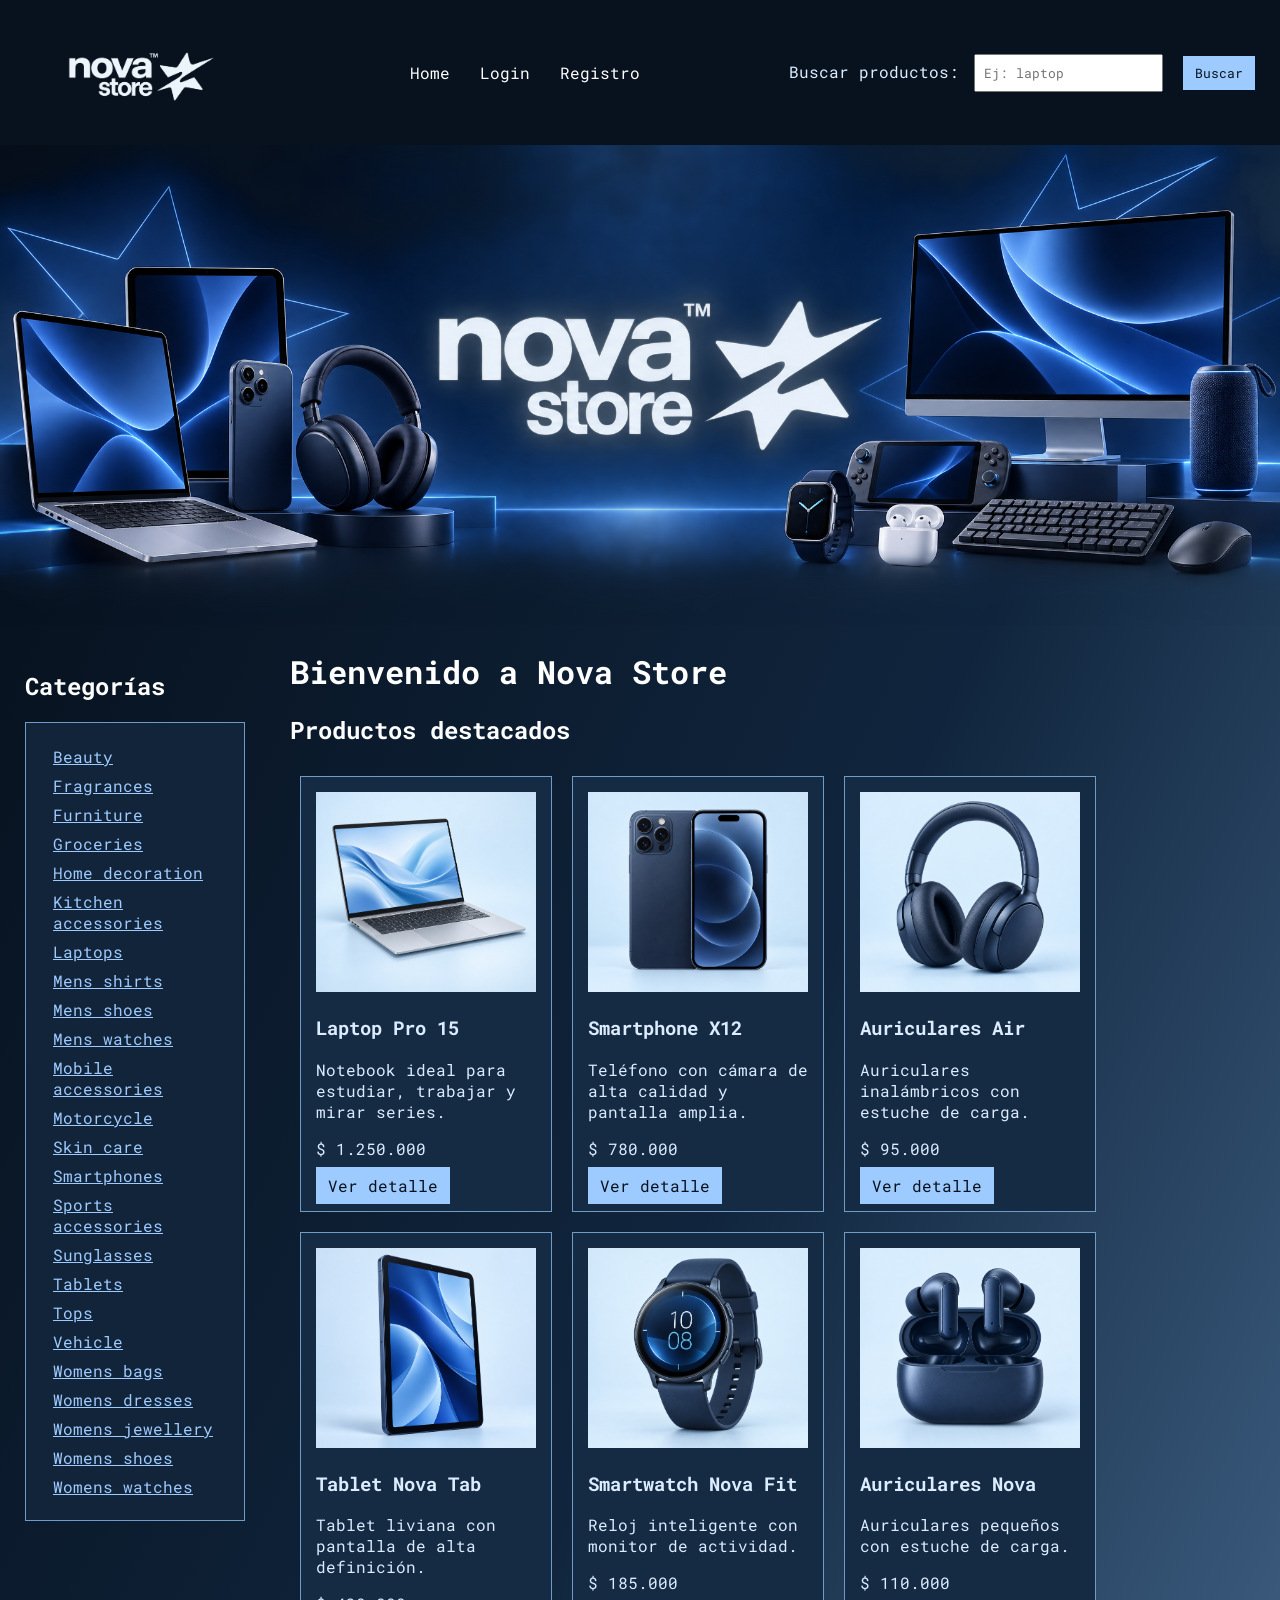
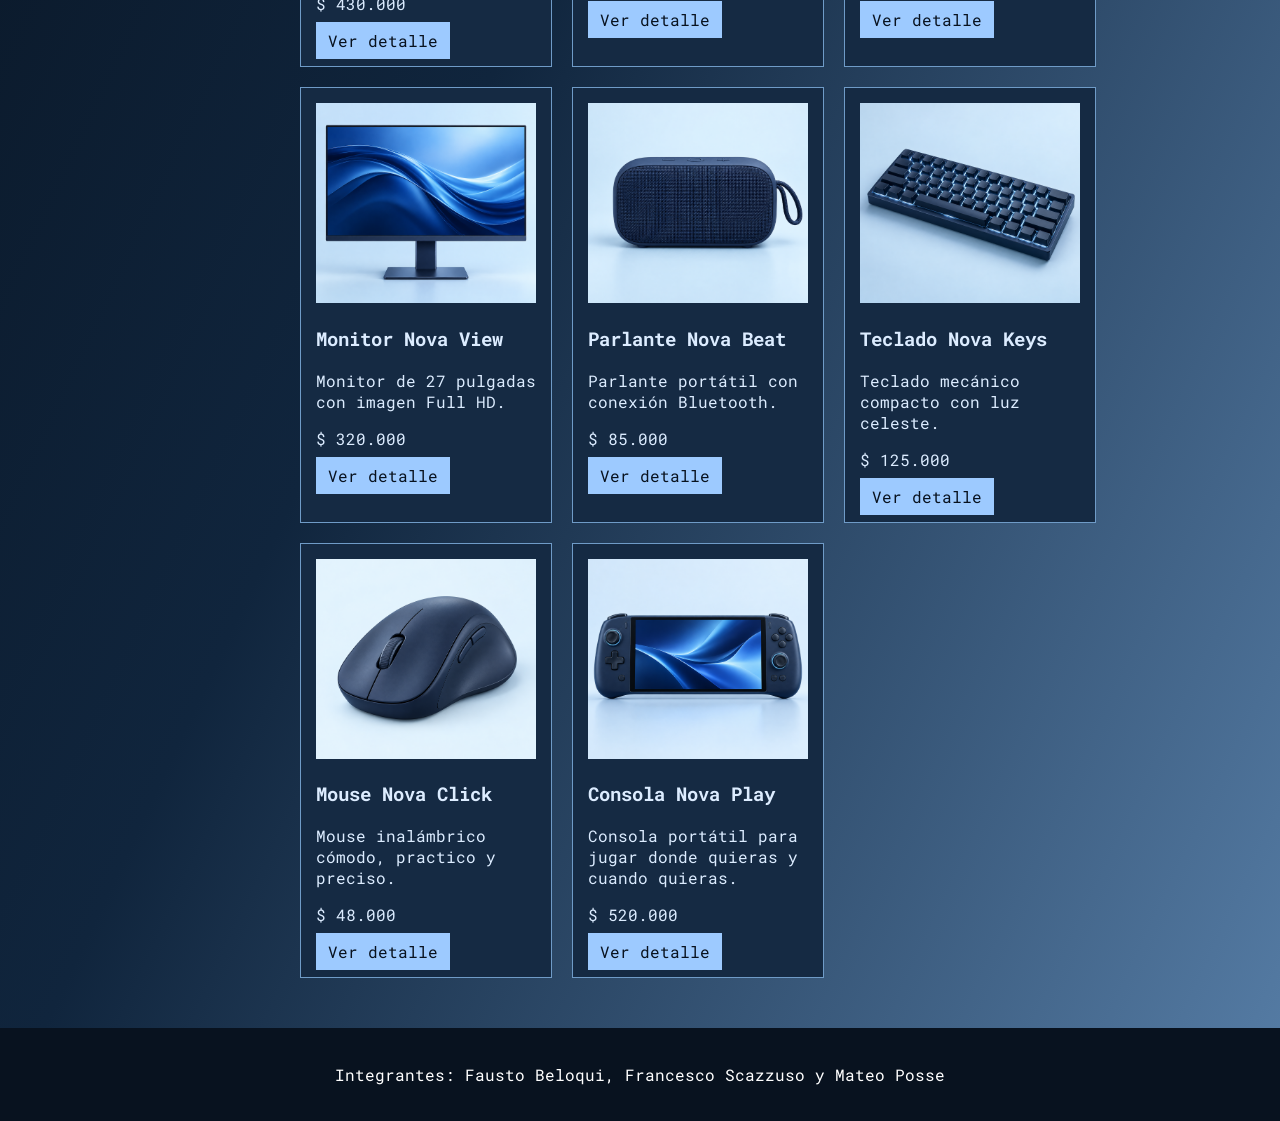
<file: WEB/index.html>
<!DOCTYPE html>
<html lang="es">

<head>
    <meta charset="UTF-8">
    <meta name="viewport" content="width=device-width, initial-scale=1.0">
    <link rel="preconnect" href="https://fonts.googleapis.com">
    <link rel="preconnect" href="https://fonts.gstatic.com" crossorigin>
    <link
        href="https://fonts.googleapis.com/css2?family=Noto+Sans:ital,wght@0,100..900;1,100..900&amp;family=Roboto+Mono:ital,wght@0,100..700;1,100..700&amp;display=swap"
        rel="stylesheet">
    <link rel="stylesheet" href="../CSS/style.css">
    <title>Nova Store - Inicio</title>
</head>

<body>
    <header>
        <a href="index.html"><img class="logo" src="images/nova-store-logo.png" alt="Nova Store"></a>

        <nav>
            <a href="index.html">Home</a>
            <a href="login.html">Login</a>
            <a href="register.html">Registro</a>
        </nav>

        <form action="search-results.html" method="get">
            <label for="buscador">Buscar productos:</label>
            <input type="text" id="buscador" name="busqueda" placeholder="Ej: laptop">
            <button type="submit">Buscar</button>
        </form>

    </header>

    <section class="banner">
        <img src="images/banner-nova-store.png" alt="Nova Store">
    </section>

    <nav class="categorias">
        <h2>Categorías</h2>
        <ul>
            <li><a href="category.html">Beauty</a></li>
            <li><a href="category.html">Fragrances</a></li>
            <li><a href="category.html">Furniture</a></li>
            <li><a href="category.html">Groceries</a></li>
            <li><a href="category.html">Home decoration</a></li>
            <li><a href="category.html">Kitchen accessories</a></li>
            <li><a href="category.html">Laptops</a></li>
            <li><a href="category.html">Mens shirts</a></li>
            <li><a href="category.html">Mens shoes</a></li>
            <li><a href="category.html">Mens watches</a></li>
            <li><a href="category.html">Mobile accessories</a></li>
            <li><a href="category.html">Motorcycle</a></li>
            <li><a href="category.html">Skin care</a></li>
            <li><a href="category.html">Smartphones</a></li>
            <li><a href="category.html">Sports accessories</a></li>
            <li><a href="category.html">Sunglasses</a></li>
            <li><a href="category.html">Tablets</a></li>
            <li><a href="category.html">Tops</a></li>
            <li><a href="category.html">Vehicle</a></li>
            <li><a href="category.html">Womens bags</a></li>
            <li><a href="category.html">Womens dresses</a></li>
            <li><a href="category.html">Womens jewellery</a></li>
            <li><a href="category.html">Womens shoes</a></li>
            <li><a href="category.html">Womens watches</a></li>
        </ul>
    </nav>

    <main>
        <h1>Bienvenido a Nova Store</h1>

        <h2>Productos destacados</h2>
        <section class="productos">
            <article>
                <img src="images/laptop-nova.png" alt="Laptop plateada">
                <h3>Laptop Pro 15</h3>
                <p>Notebook ideal para estudiar, trabajar y mirar series.</p>
                <p>$ 1.250.000</p>
                <a href="product.html">Ver detalle</a>
            </article>
            <article>
                <img src="images/smartphone-nova.png" alt="Smartphone azul">
                <h3>Smartphone X12</h3>
                <p>Teléfono con cámara de alta calidad y pantalla amplia.</p>
                <p>$ 780.000</p>
                <a href="product.html">Ver detalle</a>
            </article>
            <article>
                <img src="images/auriculares-nova.png" alt="Auriculares inalámbricos">
                <h3>Auriculares Air </h3>
                <p>Auriculares inalámbricos con estuche de carga.</p>
                <p>$ 95.000</p>
                <a href="product.html">Ver detalle</a>
            </article>
            <article>
                <img src="images/tablet-nova.png" alt="Tablet Nova Tab">
                <h3>Tablet Nova Tab</h3>
                <p>Tablet liviana con pantalla de alta definición.</p>
                <p>$ 430.000</p>
                <a href="product.html">Ver detalle</a>
            </article>
            <article>
                <img src="images/smartwatch-nova.png" alt="Smartwatch Nova Fit">
                <h3>Smartwatch Nova Fit</h3>
                <p>Reloj inteligente con monitor de actividad.</p>
                <p>$ 185.000</p>
                <a href="product.html">Ver detalle</a>
            </article>
            <article>
                <img src="images/auriculares-buds.png" alt="Auriculares Nova Buds">
                <h3>Auriculares Nova</h3>
                <p>Auriculares pequeños con estuche de carga.</p>
                <p>$ 110.000</p>
                <a href="product.html">Ver detalle</a>
            </article>
            <article>
                <img src="images/monitor-nova.png" alt="Monitor Nova View">
                <h3>Monitor Nova View</h3>
                <p>Monitor de 27 pulgadas con imagen Full HD.</p>
                <p>$ 320.000</p>
                <a href="product.html">Ver detalle</a>
            </article>
            <article>
                <img src="images/parlante-nova.png" alt="Parlante Nova Beat">
                <h3>Parlante Nova Beat</h3>
                <p>Parlante portátil con conexión Bluetooth.</p>
                <p>$ 85.000</p>
                <a href="product.html">Ver detalle</a>
            </article>
            <article>
                <img src="images/teclado-nova.png" alt="Teclado Nova Keys">
                <h3>Teclado Nova Keys</h3>
                <p>Teclado mecánico compacto con luz celeste.</p>
                <p>$ 125.000</p>
                <a href="product.html">Ver detalle</a>
            </article>
            <article>
                <img src="images/mouse-nova.png" alt="Mouse Nova Click">
                <h3>Mouse Nova Click</h3>
                <p>Mouse inalámbrico cómodo, practico y preciso.</p>
                <p>$ 48.000</p>
                <a href="product.html">Ver detalle</a>
            </article>
            <article><img src="images/consola-nova.png" alt="Consola Nova Play">
                <h3>Consola Nova Play</h3>
                <p>Consola portátil para jugar donde quieras y cuando quieras.</p>
                <p>$ 520.000</p><a href="product.html">Ver detalle</a>
            </article>


    </main>

    <footer>
        <p>Integrantes: Fausto Beloqui, Francesco Scazzuso y Mateo Posse</p>
    </footer>
</body>

</html>
</file>
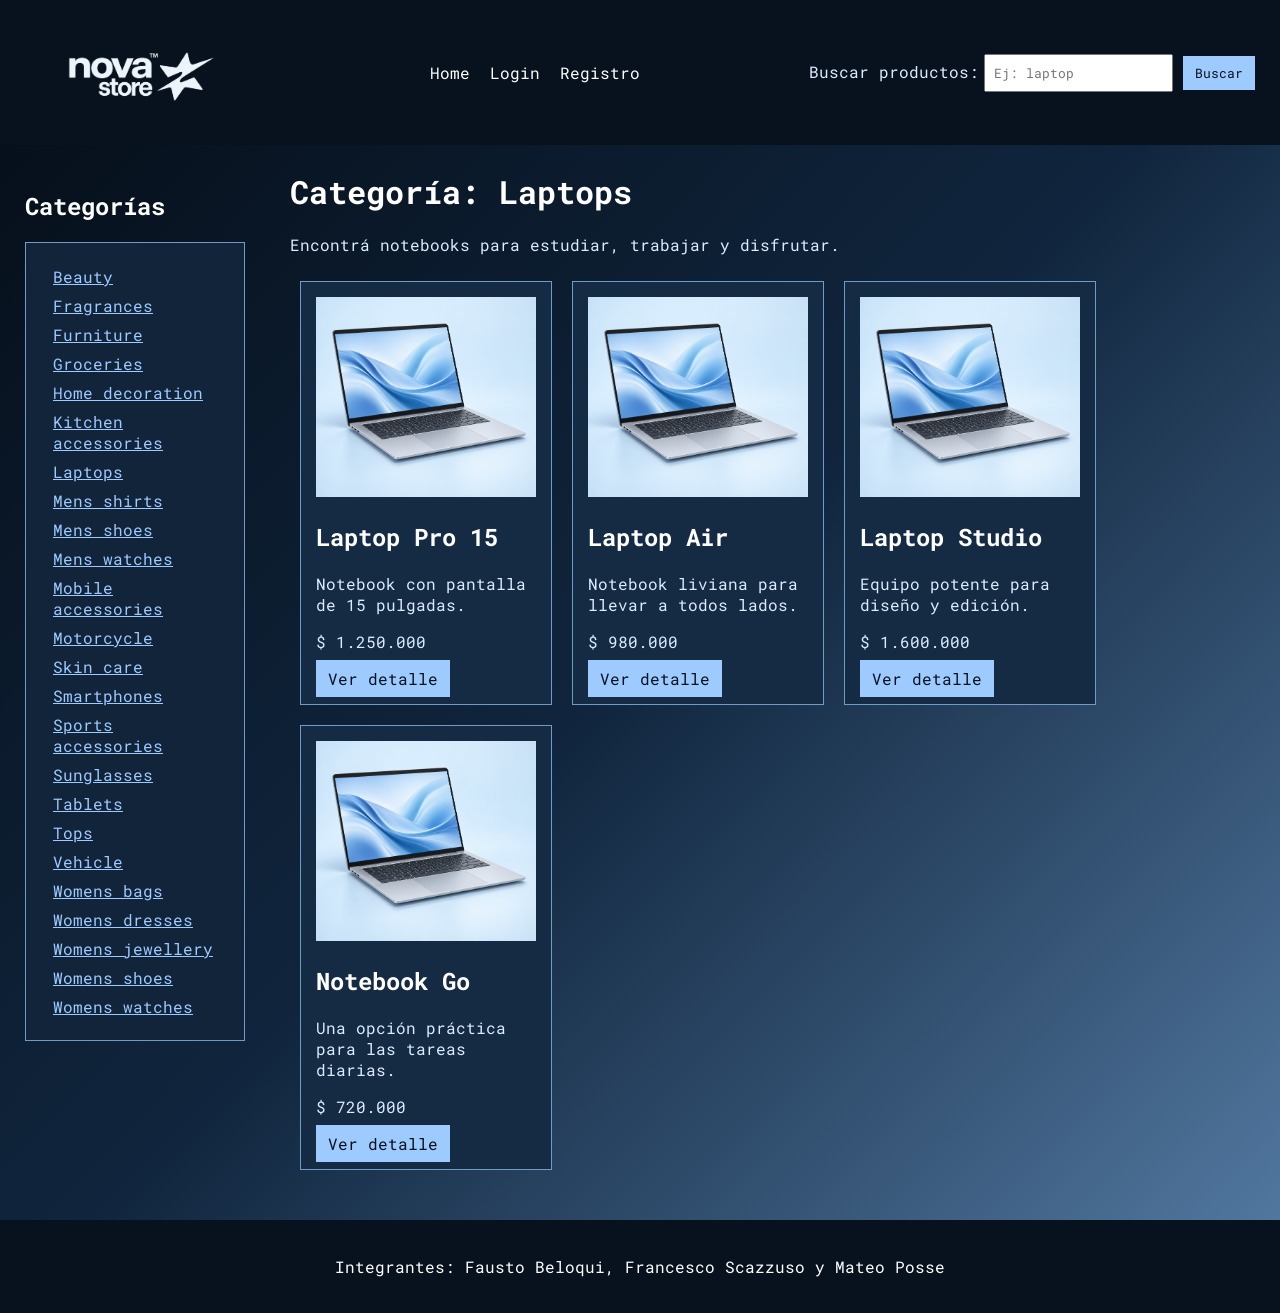
<file: WEB/category.html>
<!DOCTYPE html>
<html lang="es">

<head>
    <meta charset="UTF-8">
    <meta name="viewport" content="width=device-width, initial-scale=1.0">
    <link rel="preconnect" href="https://fonts.googleapis.com">
    <link rel="preconnect" href="https://fonts.gstatic.com" crossorigin>
    <link
        href="https://fonts.googleapis.com/css2?family=Noto+Sans:ital,wght@0,100..900;1,100..900&amp;family=Roboto+Mono:ital,wght@0,100..700;1,100..700&amp;display=swap"
        rel="stylesheet">
    <link rel="stylesheet" href="../CSS/style.css">
    <title>Nova Store - Categoría</title>
</head>

<body>
    <header>
        <a href="index.html"><img class="logo" src="images/nova-store-logo.png" alt="Nova Store"></a>
        <nav><a href="index.html">Home</a><a href="login.html">Login</a><a href="register.html">Registro</a></nav>
        <form action="search-results.html" method="get"><label for="buscador">Buscar productos:</label><input
                type="text" id="buscador" name="busqueda" placeholder="Ej: laptop"><button type="submit">Buscar</button>
        </form>

    </header>
    <nav class="categorias">
        <h2>Categorías</h2>
        <ul>
            <li><a href="category.html">Beauty</a></li>
            <li><a href="category.html">Fragrances</a></li>
            <li><a href="category.html">Furniture</a></li>
            <li><a href="category.html">Groceries</a></li>
            <li><a href="category.html">Home decoration</a></li>
            <li><a href="category.html">Kitchen accessories</a></li>
            <li><a href="category.html">Laptops</a></li>
            <li><a href="category.html">Mens shirts</a></li>
            <li><a href="category.html">Mens shoes</a></li>
            <li><a href="category.html">Mens watches</a></li>
            <li><a href="category.html">Mobile accessories</a></li>
            <li><a href="category.html">Motorcycle</a></li>
            <li><a href="category.html">Skin care</a></li>
            <li><a href="category.html">Smartphones</a></li>
            <li><a href="category.html">Sports accessories</a></li>
            <li><a href="category.html">Sunglasses</a></li>
            <li><a href="category.html">Tablets</a></li>
            <li><a href="category.html">Tops</a></li>
            <li><a href="category.html">Vehicle</a></li>
            <li><a href="category.html">Womens bags</a></li>
            <li><a href="category.html">Womens dresses</a></li>
            <li><a href="category.html">Womens jewellery</a></li>
            <li><a href="category.html">Womens shoes</a></li>
            <li><a href="category.html">Womens watches</a></li>
        </ul>
    </nav>
    <main>
        <h1>Categoría: Laptops</h1>
        <p>Encontrá notebooks para estudiar, trabajar y disfrutar.</p>
        <section class="productos">
            <article><img src="images/laptop-nova.png" alt="Laptop Pro 15">
                <h2>Laptop Pro 15</h2>
                <p>Notebook con pantalla de 15 pulgadas.</p>
                <p>$ 1.250.000</p><a href="product.html">Ver detalle</a>
            </article>
            <article><img src="images/laptop-nova.png" alt="Laptop Air">
                <h2>Laptop Air</h2>
                <p>Notebook liviana para llevar a todos lados.</p>
                <p>$ 980.000</p><a href="product.html">Ver detalle</a>
            </article>
            <article><img src="images/laptop-nova.png" alt="Laptop Studio">
                <h2>Laptop Studio</h2>
                <p>Equipo potente para diseño y edición.</p>
                <p>$ 1.600.000</p><a href="product.html">Ver detalle</a>
            </article>
            <article><img src="images/laptop-nova.png" alt="Notebook Go">
                <h2>Notebook Go</h2>
                <p>Una opción práctica para las tareas diarias.</p>
                <p>$ 720.000</p><a href="product.html">Ver detalle</a>
            </article>
        </section>
    </main>
    <footer>
        <p>Integrantes: Fausto Beloqui, Francesco Scazzuso y Mateo Posse</p>
    </footer>
</body>

</html>
</file>
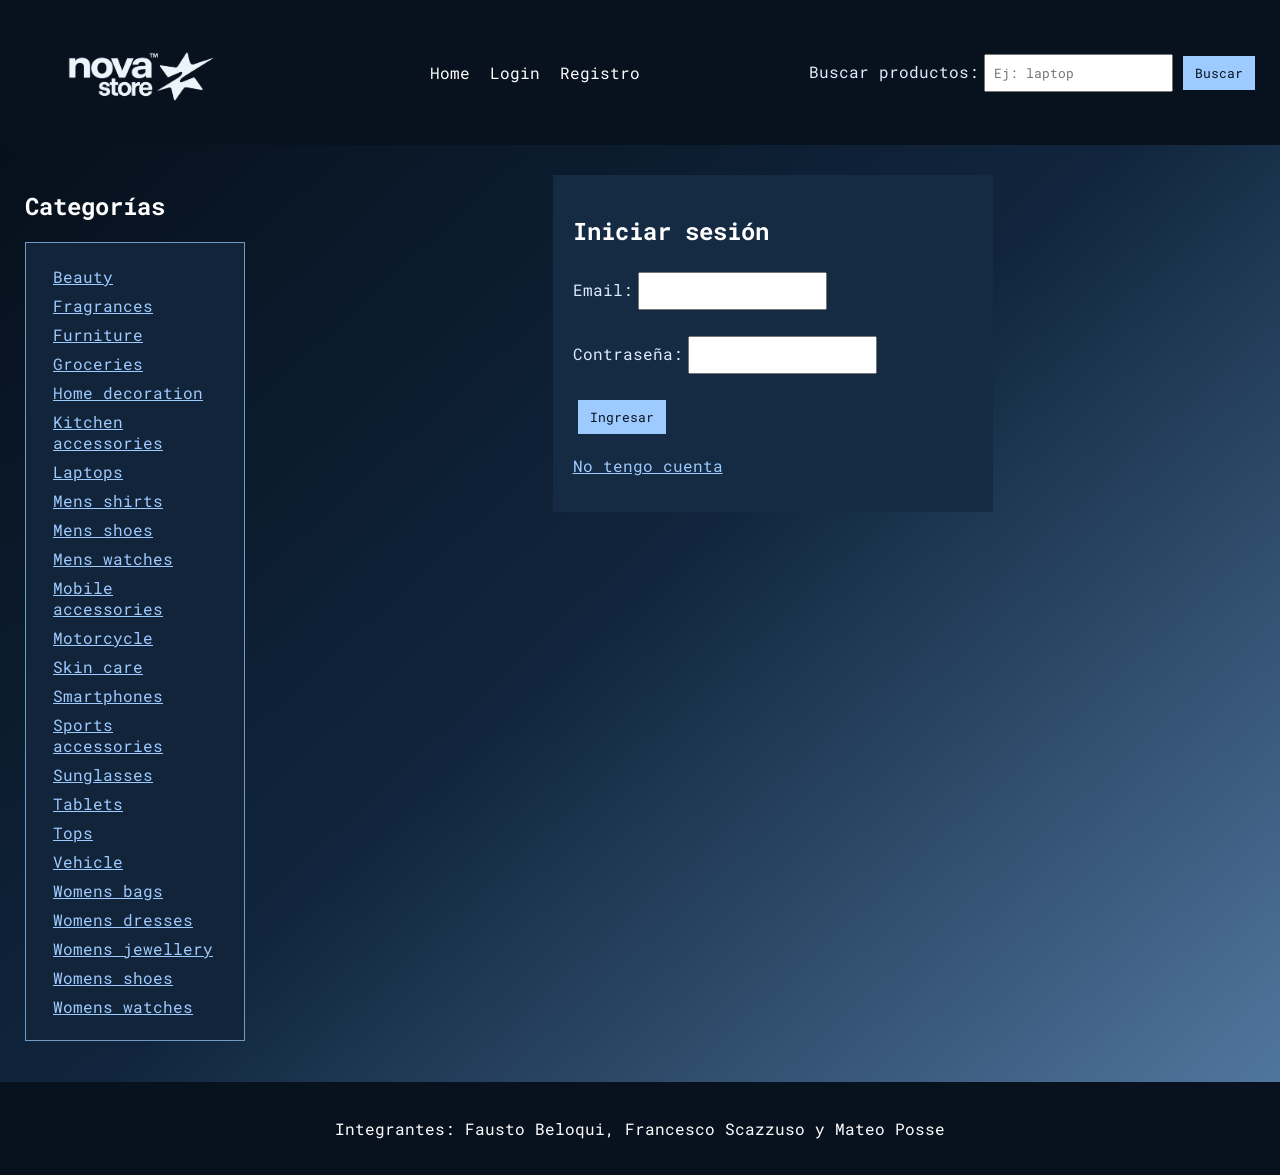
<file: WEB/login.html>
<!DOCTYPE html>
<html lang="es">

<head>
    <meta charset="UTF-8">
    <meta name="viewport" content="width=device-width, initial-scale=1.0">
    <link rel="preconnect" href="https://fonts.googleapis.com">
    <link rel="preconnect" href="https://fonts.gstatic.com" crossorigin>
    <link
        href="https://fonts.googleapis.com/css2?family=Noto+Sans:ital,wght@0,100..900;1,100..900&amp;family=Roboto+Mono:ital,wght@0,100..700;1,100..700&amp;display=swap"
        rel="stylesheet">
    <link rel="stylesheet" href="../CSS/style.css">
    <title>Nova Store - Login</title>
</head>

<body>
    <header>
        <a href="index.html"><img class="logo" src="images/nova-store-logo.png" alt="Nova Store"></a>
        <nav><a href="index.html">Home</a><a href="login.html">Login</a><a href="register.html">Registro</a></nav>
        <form action="search-results.html" method="get"><label for="buscador">Buscar productos:</label><input
                type="text" id="buscador" name="busqueda" placeholder="Ej: laptop"><button type="submit">Buscar</button>
        </form>

    </header>
    <nav class="categorias">
        <h2>Categorías</h2>
        <ul>
            <li><a href="category.html">Beauty</a></li>
            <li><a href="category.html">Fragrances</a></li>
            <li><a href="category.html">Furniture</a></li>
            <li><a href="category.html">Groceries</a></li>
            <li><a href="category.html">Home decoration</a></li>
            <li><a href="category.html">Kitchen accessories</a></li>
            <li><a href="category.html">Laptops</a></li>
            <li><a href="category.html">Mens shirts</a></li>
            <li><a href="category.html">Mens shoes</a></li>
            <li><a href="category.html">Mens watches</a></li>
            <li><a href="category.html">Mobile accessories</a></li>
            <li><a href="category.html">Motorcycle</a></li>
            <li><a href="category.html">Skin care</a></li>
            <li><a href="category.html">Smartphones</a></li>
            <li><a href="category.html">Sports accessories</a></li>
            <li><a href="category.html">Sunglasses</a></li>
            <li><a href="category.html">Tablets</a></li>
            <li><a href="category.html">Tops</a></li>
            <li><a href="category.html">Vehicle</a></li>
            <li><a href="category.html">Womens bags</a></li>
            <li><a href="category.html">Womens dresses</a></li>
            <li><a href="category.html">Womens jewellery</a></li>
            <li><a href="category.html">Womens shoes</a></li>
            <li><a href="category.html">Womens watches</a></li>
        </ul>
    </nav>
    <main>
        <section class="cuenta">
            <h1>Iniciar sesión</h1>
            <form action="index.html" method="get">
                <p><label for="email">Email:</label><input type="email" id="email" name="email" required></p>
                <p><label for="contrasena">Contraseña:</label><input type="password" id="contrasena" name="contrasena"
                        required></p>
                <p><button type="submit">Ingresar</button></p>
            </form>
            <p><a href="register.html">No tengo cuenta</a></p>
        </section>
    </main>
    <footer>
        <p>Integrantes: Fausto Beloqui, Francesco Scazzuso y Mateo Posse</p>
    </footer>
</body>

</html>
</file>
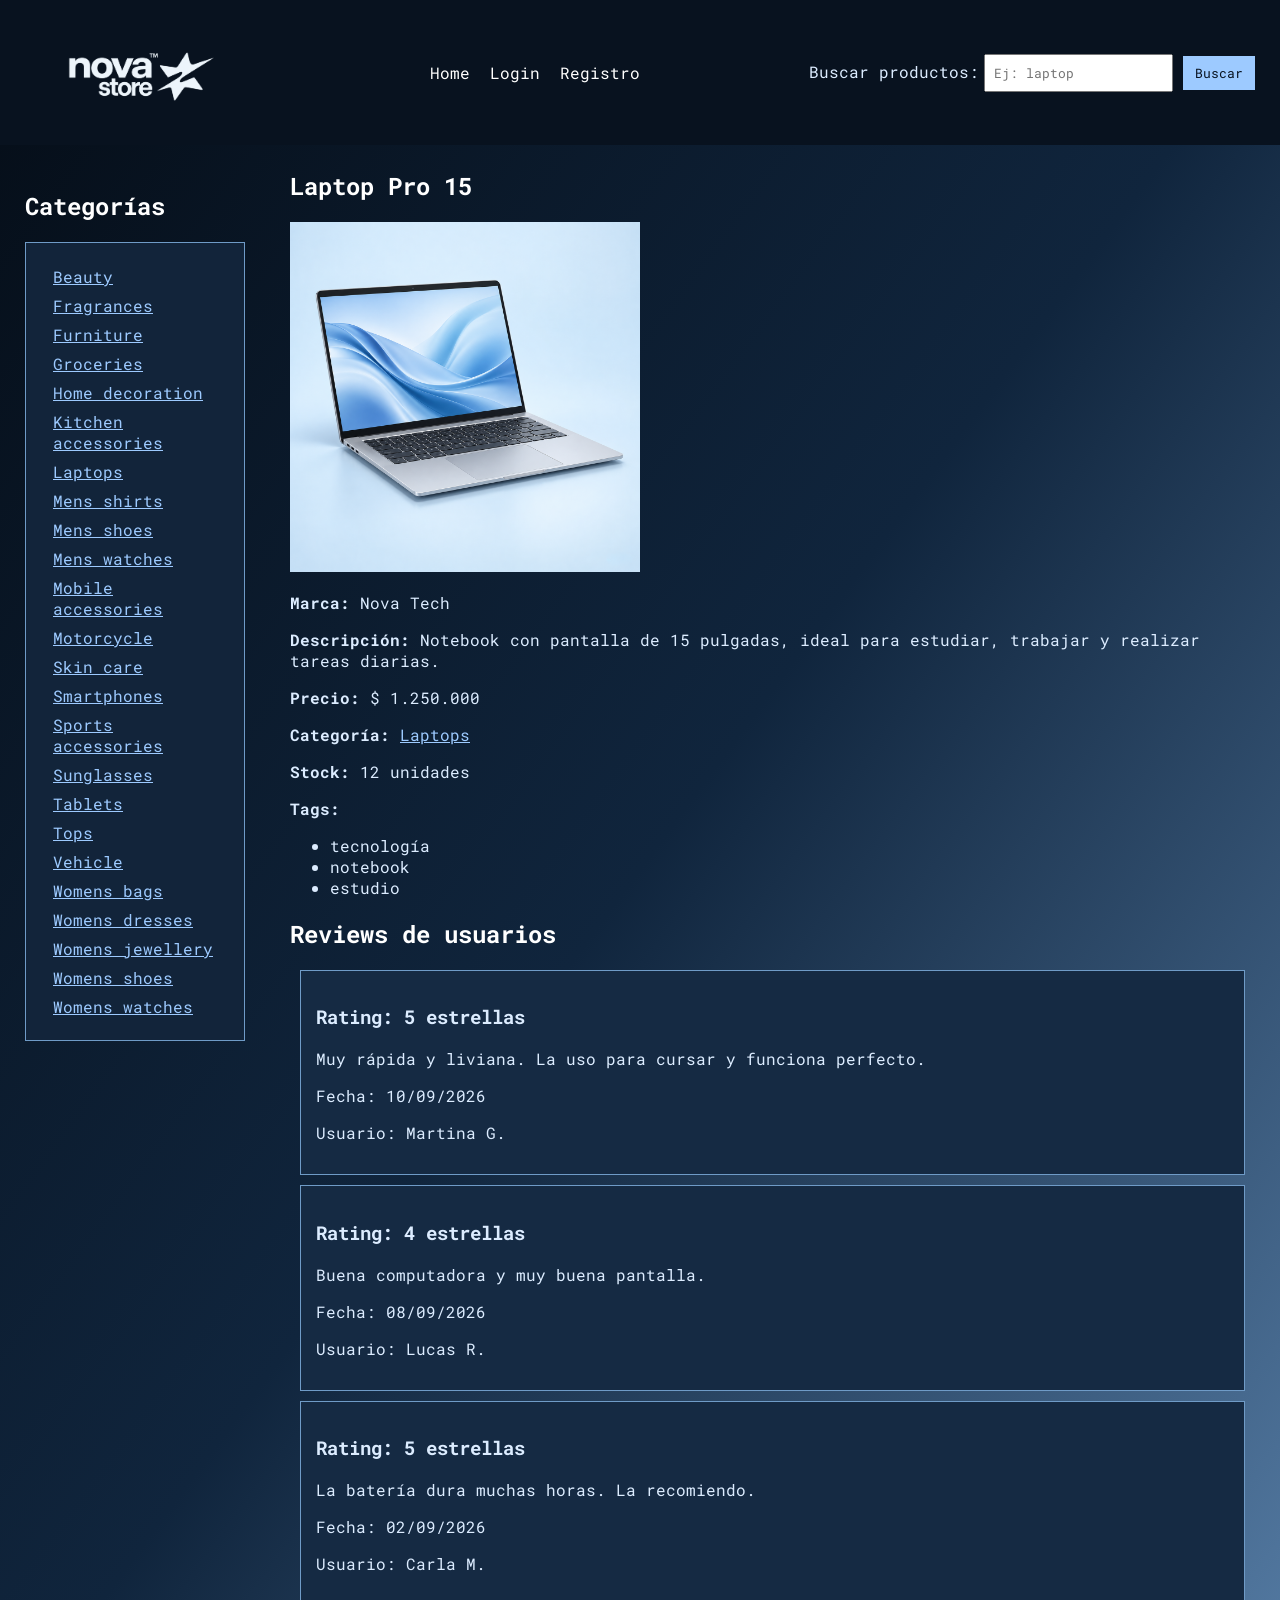
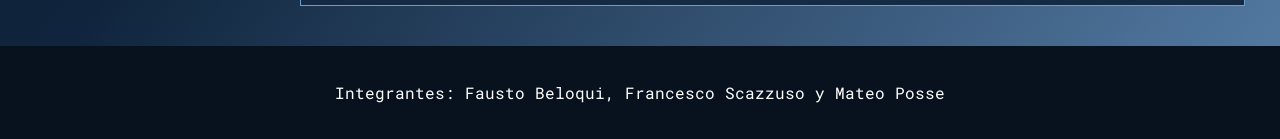
<file: WEB/product.html>
<!DOCTYPE html>
<html lang="es">

<head>
    <meta charset="UTF-8">
    <meta name="viewport" content="width=device-width, initial-scale=1.0">
    <link rel="preconnect" href="https://fonts.googleapis.com">
    <link rel="preconnect" href="https://fonts.gstatic.com" crossorigin>
    <link
        href="https://fonts.googleapis.com/css2?family=Noto+Sans:ital,wght@0,100..900;1,100..900&amp;family=Roboto+Mono:ital,wght@0,100..700;1,100..700&amp;display=swap"
        rel="stylesheet">
    <link rel="stylesheet" href="../CSS/style.css">
    <title>Nova Store - Detalle del producto</title>
</head>

<body>
    <header>
        <a href="index.html"><img class="logo" src="images/nova-store-logo.png" alt="Nova Store"></a>
        <nav><a href="index.html">Home</a><a href="login.html">Login</a><a href="register.html">Registro</a></nav>
        <form action="search-results.html" method="get"><label for="buscador">Buscar productos:</label><input
                type="text" id="buscador" name="busqueda" placeholder="Ej: laptop"><button type="submit">Buscar</button>
        </form>

    </header>
    <nav class="categorias">
        <h2>Categorías</h2>
        <ul>
            <li><a href="category.html">Beauty</a></li>
            <li><a href="category.html">Fragrances</a></li>
            <li><a href="category.html">Furniture</a></li>
            <li><a href="category.html">Groceries</a></li>
            <li><a href="category.html">Home decoration</a></li>
            <li><a href="category.html">Kitchen accessories</a></li>
            <li><a href="category.html">Laptops</a></li>
            <li><a href="category.html">Mens shirts</a></li>
            <li><a href="category.html">Mens shoes</a></li>
            <li><a href="category.html">Mens watches</a></li>
            <li><a href="category.html">Mobile accessories</a></li>
            <li><a href="category.html">Motorcycle</a></li>
            <li><a href="category.html">Skin care</a></li>
            <li><a href="category.html">Smartphones</a></li>
            <li><a href="category.html">Sports accessories</a></li>
            <li><a href="category.html">Sunglasses</a></li>
            <li><a href="category.html">Tablets</a></li>
            <li><a href="category.html">Tops</a></li>
            <li><a href="category.html">Vehicle</a></li>
            <li><a href="category.html">Womens bags</a></li>
            <li><a href="category.html">Womens dresses</a></li>
            <li><a href="category.html">Womens jewellery</a></li>
            <li><a href="category.html">Womens shoes</a></li>
            <li><a href="category.html">Womens watches</a></li>
        </ul>
    </nav>
    <main>
        <section>
            <h1>Laptop Pro 15</h1>
            <img class="imagen-producto" src="images/laptop-nova.png" alt="Laptop Pro 15 plateada">
            <p><strong>Marca:</strong> Nova Tech</p>
            <p><strong>Descripción:</strong> Notebook con pantalla de 15 pulgadas, ideal para estudiar, trabajar y
                realizar tareas diarias.</p>
            <p><strong>Precio:</strong> $ 1.250.000</p>
            <p><strong>Categoría:</strong> <a href="category.html">Laptops</a></p>
            <p><strong>Stock:</strong> 12 unidades</p>
            <p><strong>Tags:</strong></p>
            <ul>
                <li>tecnología</li>
                <li>notebook</li>
                <li>estudio</li>
            </ul>
        </section>
        <section>
            <h2>Reviews de usuarios</h2>
            <article>
                <h3>Rating: 5 estrellas</h3>
                <p>Muy rápida y liviana. La uso para cursar y funciona perfecto.</p>
                <p>Fecha: 10/09/2026</p>
                <p>Usuario: Martina G.</p>
            </article>
            <article>
                <h3>Rating: 4 estrellas</h3>
                <p>Buena computadora y muy buena pantalla.</p>
                <p>Fecha: 08/09/2026</p>
                <p>Usuario: Lucas R.</p>
            </article>
            <article>
                <h3>Rating: 5 estrellas</h3>
                <p>La batería dura muchas horas. La recomiendo.</p>
                <p>Fecha: 02/09/2026</p>
                <p>Usuario: Carla M.</p>
            </article>
        </section>
    </main>
    <footer>
        <p>Integrantes: Fausto Beloqui, Francesco Scazzuso y Mateo Posse</p>
    </footer>
</body>

</html>
</file>
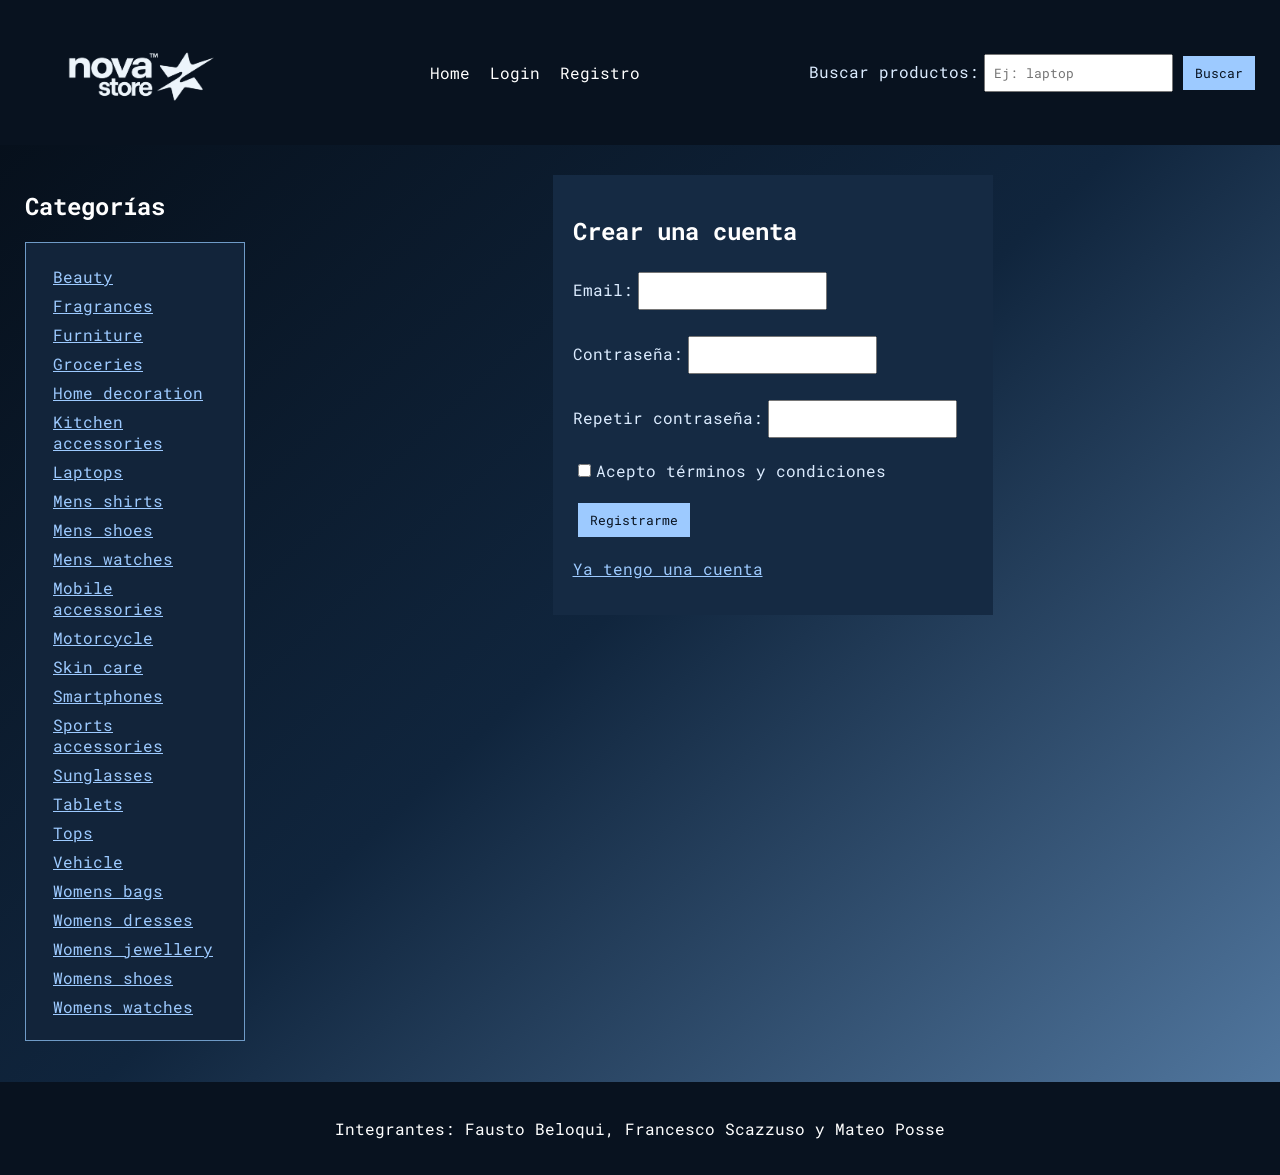
<file: WEB/register.html>
<!DOCTYPE html>
<html lang="es">

<head>
    <meta charset="UTF-8">
    <meta name="viewport" content="width=device-width, initial-scale=1.0">
    <link rel="preconnect" href="https://fonts.googleapis.com">
    <link rel="preconnect" href="https://fonts.gstatic.com" crossorigin>
    <link
        href="https://fonts.googleapis.com/css2?family=Noto+Sans:ital,wght@0,100..900;1,100..900&amp;family=Roboto+Mono:ital,wght@0,100..700;1,100..700&amp;display=swap"
        rel="stylesheet">
    <link rel="stylesheet" href="../CSS/style.css">
    <title>Nova Store - Registro</title>
</head>

<body>
    <header>
        <a href="index.html"><img class="logo" src="images/nova-store-logo.png" alt="Nova Store"></a>
        <nav><a href="index.html">Home</a><a href="login.html">Login</a><a href="register.html">Registro</a></nav>
        <form action="search-results.html" method="get"><label for="buscador">Buscar productos:</label><input
                type="text" id="buscador" name="busqueda" placeholder="Ej: laptop"><button type="submit">Buscar</button>
        </form>

    </header>
    <nav class="categorias">
        <h2>Categorías</h2>
        <ul>
            <li><a href="category.html">Beauty</a></li>
            <li><a href="category.html">Fragrances</a></li>
            <li><a href="category.html">Furniture</a></li>
            <li><a href="category.html">Groceries</a></li>
            <li><a href="category.html">Home decoration</a></li>
            <li><a href="category.html">Kitchen accessories</a></li>
            <li><a href="category.html">Laptops</a></li>
            <li><a href="category.html">Mens shirts</a></li>
            <li><a href="category.html">Mens shoes</a></li>
            <li><a href="category.html">Mens watches</a></li>
            <li><a href="category.html">Mobile accessories</a></li>
            <li><a href="category.html">Motorcycle</a></li>
            <li><a href="category.html">Skin care</a></li>
            <li><a href="category.html">Smartphones</a></li>
            <li><a href="category.html">Sports accessories</a></li>
            <li><a href="category.html">Sunglasses</a></li>
            <li><a href="category.html">Tablets</a></li>
            <li><a href="category.html">Tops</a></li>
            <li><a href="category.html">Vehicle</a></li>
            <li><a href="category.html">Womens bags</a></li>
            <li><a href="category.html">Womens dresses</a></li>
            <li><a href="category.html">Womens jewellery</a></li>
            <li><a href="category.html">Womens shoes</a></li>
            <li><a href="category.html">Womens watches</a></li>
        </ul>
    </nav>
    <main>
        <section class="cuenta">
            <h1>Crear una cuenta</h1>
            <form action="login.html" method="get">
                <p><label for="email">Email:</label><input type="email" id="email" name="email" required></p>
                <p><label for="contrasena">Contraseña:</label><input type="password" id="contrasena" name="contrasena"
                        required></p>
                <p><label for="repetir-contrasena">Repetir contraseña:</label><input type="password"
                        id="repetir-contrasena" name="repetir-contrasena" required></p>
                <p><input type="checkbox" id="terminos" name="terminos" required><label for="terminos">Acepto términos y
                        condiciones</label></p>
                <p><button type="submit">Registrarme</button></p>
            </form>
            <p><a href="login.html">Ya tengo una cuenta</a></p>
        </section>
    </main>
    <footer>
        <p>Integrantes: Fausto Beloqui, Francesco Scazzuso y Mateo Posse</p>
    </footer>
</body>

</html>
</file>
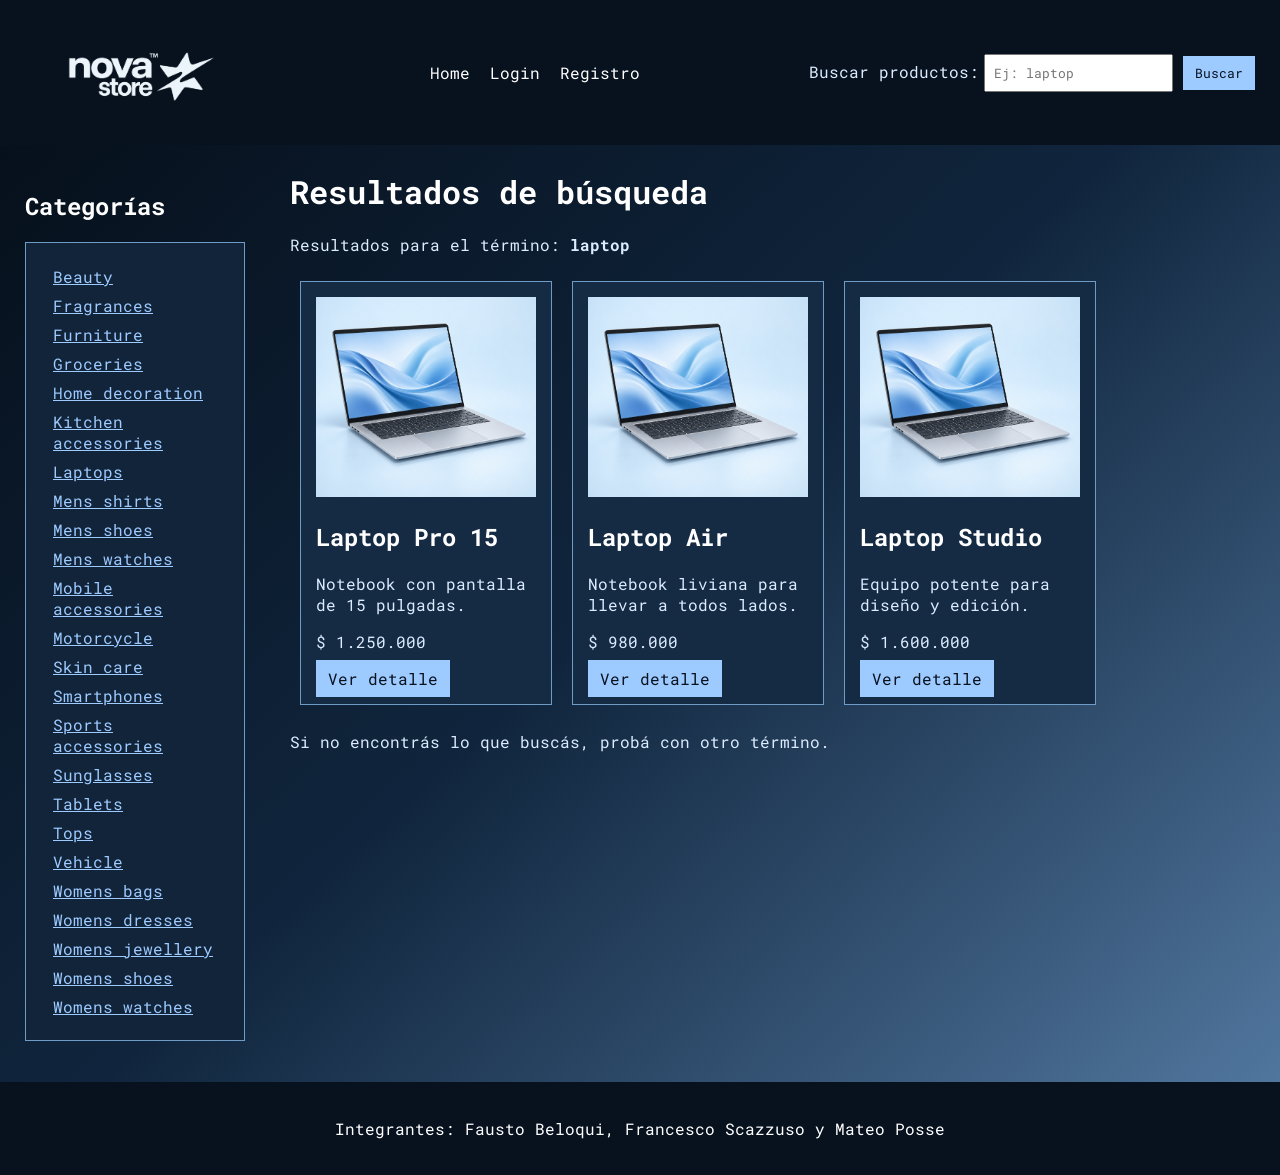
<file: WEB/search-results.html>
<!DOCTYPE html>
<html lang="es">

<head>
    <meta charset="UTF-8">
    <meta name="viewport" content="width=device-width, initial-scale=1.0">
    <link rel="preconnect" href="https://fonts.googleapis.com">
    <link rel="preconnect" href="https://fonts.gstatic.com" crossorigin>
    <link
        href="https://fonts.googleapis.com/css2?family=Noto+Sans:ital,wght@0,100..900;1,100..900&amp;family=Roboto+Mono:ital,wght@0,100..700;1,100..700&amp;display=swap"
        rel="stylesheet">
    <link rel="stylesheet" href="../CSS/style.css">
    <title>Nova Store - Resultados de búsqueda</title>
</head>

<body>
    <header>
        <a href="index.html"><img class="logo" src="images/nova-store-logo.png" alt="Nova Store"></a>
        <nav><a href="index.html">Home</a><a href="login.html">Login</a><a href="register.html">Registro</a></nav>
        <form action="search-results.html" method="get"><label for="buscador">Buscar productos:</label><input
                type="text" id="buscador" name="busqueda" placeholder="Ej: laptop"><button type="submit">Buscar</button>
        </form>

    </header>
    <nav class="categorias">
        <h2>Categorías</h2>
        <ul>
            <li><a href="category.html">Beauty</a></li>
            <li><a href="category.html">Fragrances</a></li>
            <li><a href="category.html">Furniture</a></li>
            <li><a href="category.html">Groceries</a></li>
            <li><a href="category.html">Home decoration</a></li>
            <li><a href="category.html">Kitchen accessories</a></li>
            <li><a href="category.html">Laptops</a></li>
            <li><a href="category.html">Mens shirts</a></li>
            <li><a href="category.html">Mens shoes</a></li>
            <li><a href="category.html">Mens watches</a></li>
            <li><a href="category.html">Mobile accessories</a></li>
            <li><a href="category.html">Motorcycle</a></li>
            <li><a href="category.html">Skin care</a></li>
            <li><a href="category.html">Smartphones</a></li>
            <li><a href="category.html">Sports accessories</a></li>
            <li><a href="category.html">Sunglasses</a></li>
            <li><a href="category.html">Tablets</a></li>
            <li><a href="category.html">Tops</a></li>
            <li><a href="category.html">Vehicle</a></li>
            <li><a href="category.html">Womens bags</a></li>
            <li><a href="category.html">Womens dresses</a></li>
            <li><a href="category.html">Womens jewellery</a></li>
            <li><a href="category.html">Womens shoes</a></li>
            <li><a href="category.html">Womens watches</a></li>
        </ul>
    </nav>
    <main>
        <h1>Resultados de búsqueda</h1>
        <p>Resultados para el término: <strong>laptop</strong></p>
        <section class="productos">
            <article><img src="images/laptop-nova.png" alt="Laptop Pro 15">
                <h2>Laptop Pro 15</h2>
                <p>Notebook con pantalla de 15 pulgadas.</p>
                <p>$ 1.250.000</p><a href="product.html">Ver detalle</a>
            </article>
            <article><img src="images/laptop-nova.png" alt="Laptop Air">
                <h2>Laptop Air</h2>
                <p>Notebook liviana para llevar a todos lados.</p>
                <p>$ 980.000</p><a href="product.html">Ver detalle</a>
            </article>
            <article><img src="images/laptop-nova.png" alt="Laptop Studio">
                <h2>Laptop Studio</h2>
                <p>Equipo potente para diseño y edición.</p>
                <p>$ 1.600.000</p><a href="product.html">Ver detalle</a>
            </article>
        </section>
        <p>Si no encontrás lo que buscás, probá con otro término.</p>
    </main>
    <footer>
        <p>Integrantes: Fausto Beloqui, Francesco Scazzuso y Mateo Posse</p>
    </footer>
</body>

</html>
</file>
<file: CSS/style.css>
body {
    margin: 0;
    font-family: "Roboto Mono", monospace;
    color: #dcecff;
    background: linear-gradient(to bottom right, #050d17, #10253d, #567da6);
}

button {
    font-family: inherit;
    padding: 8px;
    margin: 5px;
    padding: 8px 12px;
    background-color: #9dcaff;
    color: #08121f;
    border: none;
    text-decoration: none;
}

input {
    font-family: inherit;
    padding: 8px;
    margin: 5px;
}

header {
    padding: 20px;
    background-color: #08121f;
    display: flex;
    justify-content: space-between;
    align-items: center;
    flex-wrap: wrap;
    position: sticky;
    top: 0;
}

.logo {
    width: 220px;
    height: 85px;
    object-fit: contain;
    display: block;
}

header a {
    color: white;
    margin: 10px;
    text-decoration: none;
}

a {
    color: #9dcaff;
}

.categorias {
    width: 220px;
    margin: 25px;
    float: left;
}

main {
    margin: 25px 25px 25px 290px;
}

.categorias ul {
    padding: 15px;
    background-color: #12243a;
    border: 1px solid #6f9bc7;
    list-style: none;
}

.categorias li {
    margin: 8px 12px;
}

h1 {
    color: white;
}

h2 {
    color: white;
}

.productos {
    display: flex;
    flex-wrap: wrap;
}

article {
    padding: 15px;
    margin: 10px;
    background-color: #152a43;
    border: 1px solid #6f9bc7;
}

.productos article {
    width: 220px;
}

article img {
    width: 100%;
    height: 200px;
    object-fit: cover;
}

article a {
    padding: 8px 12px;
    background-color: #9dcaff;
    color: #08121f;
    border: none;
    text-decoration: none;
}

.cuenta {
    width: 400px;
    max-width: 90%;
    margin: 30px auto;
    padding: 20px;
    background-color: #152a43;
}

.imagen-producto {
    width: 350px;
    max-width: 100%;
}

.banner img {
    width: 100%;
    display: block;
}

.banner {
    margin: 0;
}


footer {
    padding: 20px;
    margin-top: 40px;
    background-color: #08121f;
    color: white;
    text-align: center;
    clear: both;
}
</file>
